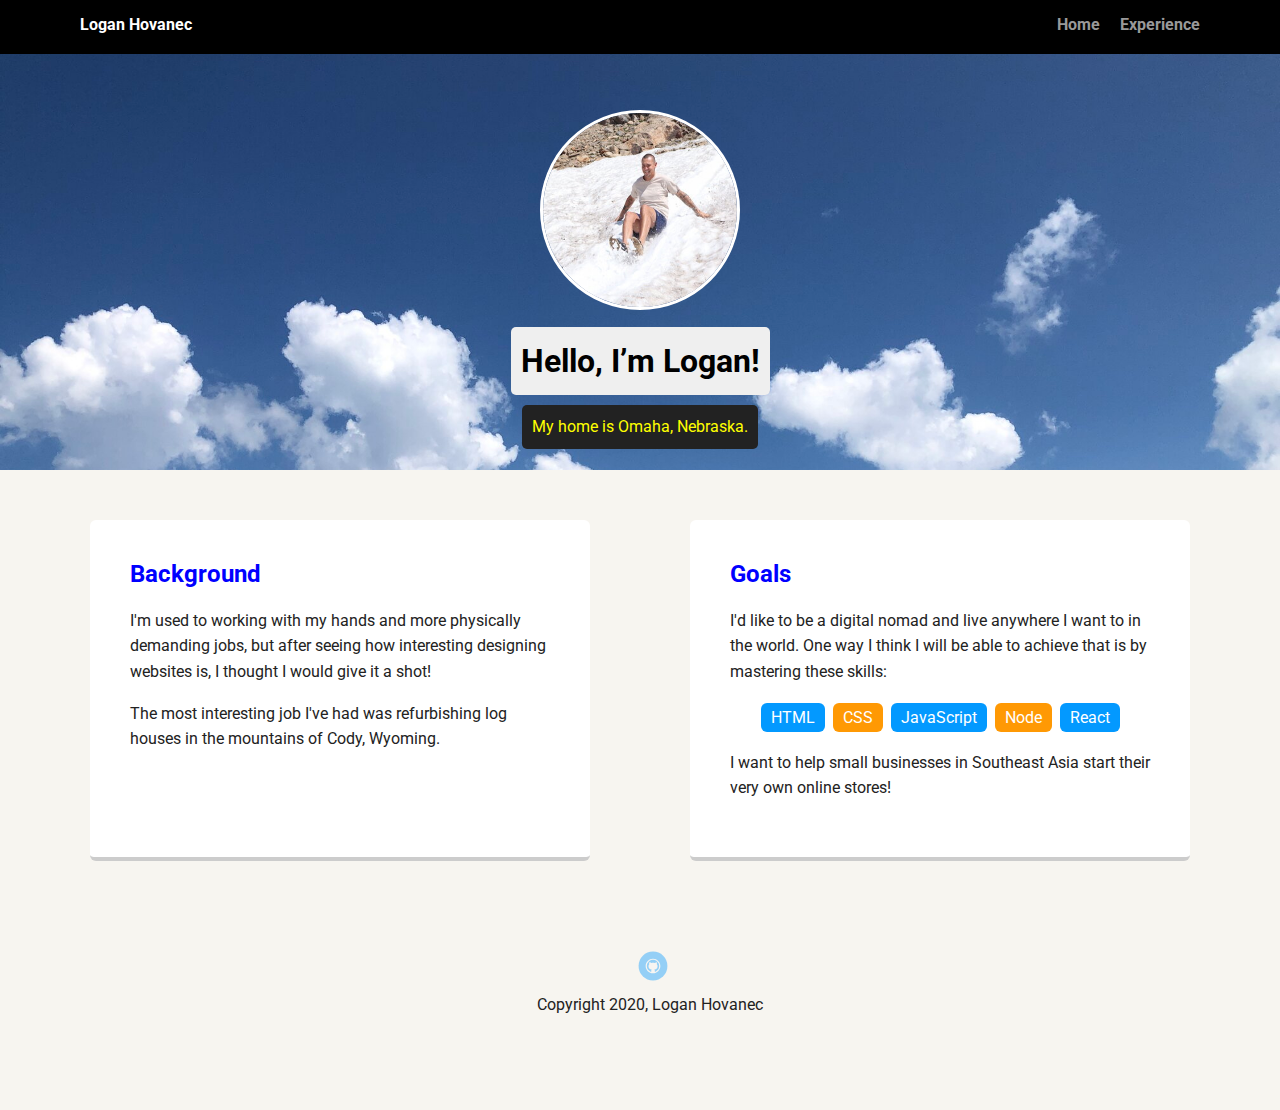
<file: index.html>
<!doctype html>
<html lang="en">
<head>
  <meta charset="utf-8">
  <title>Logan Hovanec's Profile</title>
  <meta name="viewport" content="width=device-width, initial-scale=1.0">
  <link rel="stylesheet" href="styles.css">
  <link href="https://fonts.googleapis.com/css?family=Muli%7CRoboto:400,300,500,700,900" rel="stylesheet"></head>
  <body>

    <div class="main-nav">
        <ul class="nav">
          <li class="name">Logan Hovanec</li>
          <li><a href="index.html">Home</a></li>
          <li><a href="experience.html">Experience</a></li>
        </ul>
    </div>

    <header>
      <img src="images/sledding.jpg" alt="Picture of a guy" class="profile-image">
      <h1 class="tag name">Hello, I’m Logan!</h1>
      <p class="tag location">My home is Omaha, Nebraska.</p>
    </header>

    <main class="flex">
      <div class="card">
        <h2>Background</h2>
        <p>I'm used to working with my hands and more physically demanding jobs, but after seeing how interesting designing websites is, I thought I would give it a shot!</p>
        <p>The most interesting job I've had was refurbishing log houses in the mountains of Cody, Wyoming.</p>
      </div> 

      <div class="card">
        <h2>Goals</h2>
        <p>I'd like to be a digital nomad and live anywhere I want to in the world. One way I think I will be able to achieve that is by mastering these skills:</p>
        <ul class="skills">
          <li>HTML</li>
          <li>CSS</li>
          <li>JavaScript</li>
          <li>Node</li>
          <li>React</li>
        </ul>
        <p>I want to help small businesses in Southeast Asia start their very own online stores!</p>
      </div> 

    </main>
    <footer>
      <ul>
        <li><a href="https://github.com/lhovanec" class="social github">Github</a></li>
      </ul>
      <p class="copyright">Copyright 2020, Logan Hovanec</p>
    </footer>
  </body>
  </html>
</file>
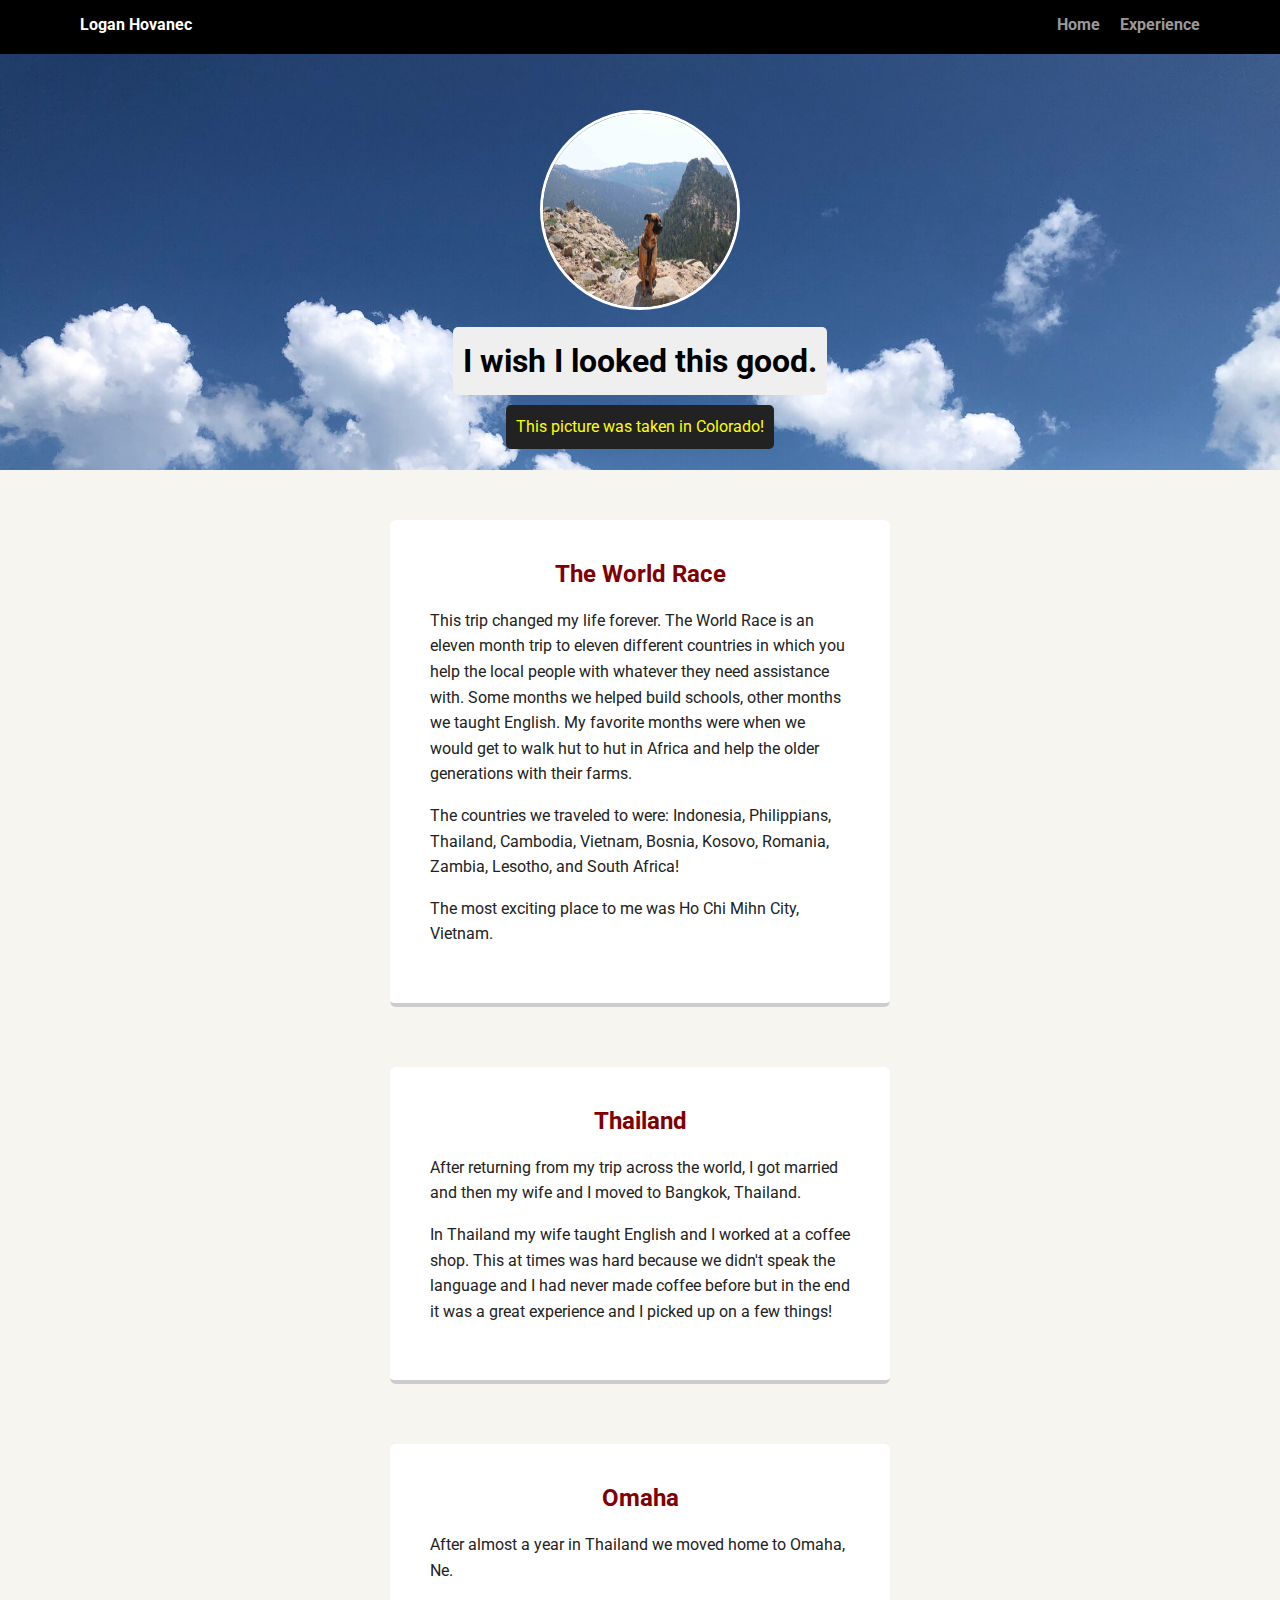
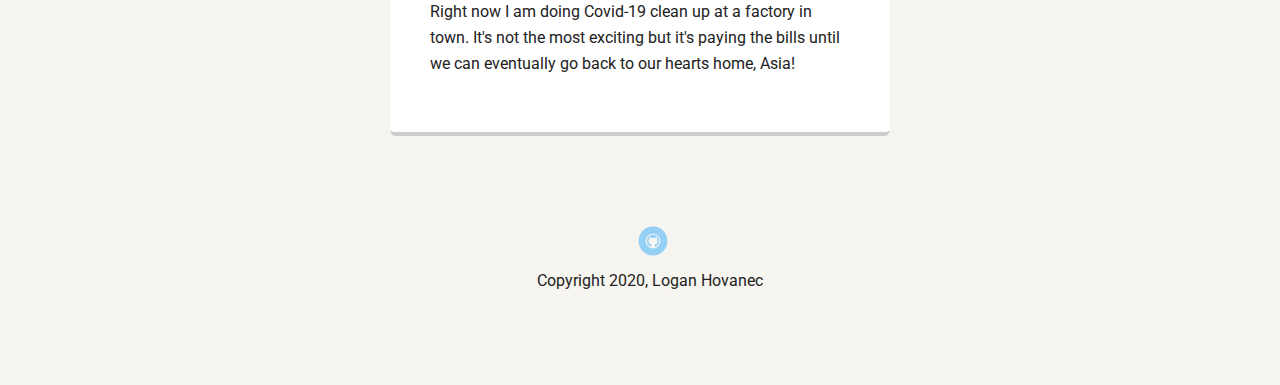
<file: experience.html>
<!doctype html>
<html lang="en">
<head>
  <meta charset="utf-8">
  <title>Logan Hovanec's Profile</title>
  <meta name="viewport" content="width=device-width, initial-scale=1.0">
  <link rel="stylesheet" href="styles.css">
  <link href="https://fonts.googleapis.com/css?family=Muli%7CRoboto:400,300,500,700,900" rel="stylesheet"></head>
  <body>

    <div class="main-nav">
        <ul class="nav">
          <li class="name">Logan Hovanec</li>
          <li><a href="index.html">Home</a></li>
          <li><a href="experience.html">Experience</a></li>
        </ul>
    </div>

    <header>
      <img src="images/dog.jpg" alt="Picture of a dog" class="profile-image">
      <h1 class="tag name">I wish I looked this good.</h1>
      <p class="tag location">This picture was taken in Colorado!</p>
    </header>
    <main>
        <div class="container">
            <div class="card">
                <h2 class="title">The World Race</h2>
                <p>This trip changed my life forever. The World Race is an eleven month trip to eleven different countries
                  in which you help the local people with whatever they need assistance with. Some months we helped build schools,
                  other months we taught English. My favorite months were when we would get to walk hut to hut in Africa and help the older
                  generations with their farms.
                </p>
                <p>The countries we traveled to were: Indonesia, Philippians, Thailand, Cambodia, Vietnam, Bosnia, Kosovo, Romania, Zambia, Lesotho, and 
                  South Africa! 
                </p>
                <p>The most exciting place to me was Ho Chi Mihn City, Vietnam.</p>
            </div> 
        </div>
        <div class="container">
            <div class="card">
                <h2 class="title">Thailand</h2>
                <p>After returning from my trip across the world, I got married and then my wife and I moved to Bangkok, Thailand.</p>
                <p>In Thailand my wife taught English and I worked at a coffee shop. This at times was hard because we didn't speak the language
                  and I had never made coffee before but in the end it was a great experience and I picked up on a few things!
                </p>
            </div>    
        </div> 
        <div class="container">
            <div class="card">
              <h2 class="title">Omaha</h2>
              <p>After almost a year in Thailand we moved home to Omaha, Ne. </p>
              <p>Right now I am doing Covid-19 clean up at a factory in town. It's not the most exciting but it's paying the bills until
                we can eventually go back to our hearts home, Asia!
              </p>
            </div> 
        </div>

    </main>
    <footer>
      <ul>
        <li><a href="https://github.com/lhovanec" class="social github">Github</a></li>
      </ul>
      <p class="copyright">Copyright 2020, Logan Hovanec</p>
    </footer>
  </body>
  </html>
</file>
<file: styles.css>
/* Global Layout Set-up */
* { 
  box-sizing: border-box;
}
  
body {
  margin: 0;
  padding: 0;
  text-align: center;
  font-family: 'Roboto', sans-serif;
  color: #222;
  background: #f7f5f0;
}
/* Link Styles */

a {
  text-decoration: none;
  color: #999;
}
a:hover {
  color: #6633ff;
}

/* Section Styles */

.main-nav {
  width: 100%;
  background: black;
  min-height: 30px;
  padding: 10px;
  position: fixed;
  text-align: center;
}
.nav {
  display: flex;
  justify-content: space-around;
  font-weight: 700;
  list-style-type: none;
  margin: 0 auto;
  padding: 0;
}

.nav .name {
    display: block;
    margin-right: auto;
    color: white;
}
.nav li {
  padding: 5px 10px 10px 10px;
}
.nav a {
  transition: all .5s;
}
.nav a:hover {
  color: white
}

header {
  text-align: center;
  background: url('images/thailand.jpg') no-repeat top center ;
  background-size: cover;
  overflow: hidden;
  padding-top: 60px;
}
header {
  line-height: 1.5;
}
header .profile-image {
  margin-top: 50px;
  width: 200px;
  height: 200px;
  border-radius: 50%;
  border: 3px solid white;
  transition: all .5s;
}
header .profile-image:hover {
  transform: scale(1.2) rotate(5deg);
}
.tag {
  background-color: #efefef;
  color: black;
  padding: 10px;
  border-radius: 5px;
  display: table;
  margin: 10px auto;
} 
.location {
  background-color: #222;
  color: yellow;
}
.card {
  margin: 30px;
  padding: 20px 40px 40px;
  max-width: 500px;
  text-align: left;
  background: #fff;
  border-bottom: 4px solid #ccc;
  border-radius: 6px;
  transition: all .5s;
}
.card:hover {
  border-color: #ff99ff;
}

h2 {
  color: blue;
}

ul.skills {
  padding: 0;
  text-align: center;
}

.skills li {
  border-radius: 6px;
  display: inline-block;
  background: #ff9904;
  color: white;
  padding: 5px 10px;
  margin: 2px;
}

.skills li:nth-child(odd) {
  background: #0399ff;
}

footer {
  width: 100%;
  min-height: 30px;
  padding: 20px 0 40px 20px;
}

footer .copyright {
  top: -8px;
  font-size: .75em;
}

footer ul {
  list-style-type: none;
  margin: 0;
  padding: 0;
}

footer ul li {
  display: inline-block;
}

a.social {
  display: inline-block;
  text-indent: -9999px;
  margin-left: 5px;
  width: 30px;
  height: 30px;
  background-size: 30px 30px;
  opacity: .4;
  transition: all .5s;
}
a.twitter {
  background-image: url(images/twitter.svg);
}
a.linkedin {
  background-image: url(images/linkedin.svg);
}
a.github {
  background-image: url(images/github.svg);
}
a.social:hover {
  opacity: 1;
}
.clearfix {
  clear: both;
}

.container {
  display: flex;
  justify-content: center;
  align-content: center;
}

.title {
  text-align: center;
  color: maroon;
}


/* Styles for larger screens */
@media screen and (min-width: 720px) {
  
  .flex {
      display: -ms-flexbox;      /* TWEENER - IE 10 */
      display: flex; 
      max-width: 1200px;
      -ms-flex-pack: distribute;
      justify-content: space-around;
      margin: 0 auto;
  }

  header {
    min-height: 470px;
  }

  .nav {
    max-width: 1200px;
    padding: 0 30px;
  }


  main {
    padding-top: 20px;
  }

  main p {
    line-height: 1.6em;
  }

  footer {
    font-size: 1.3em;
    max-width: 1200px;
    margin: 40px auto;
  }

}
</file>
